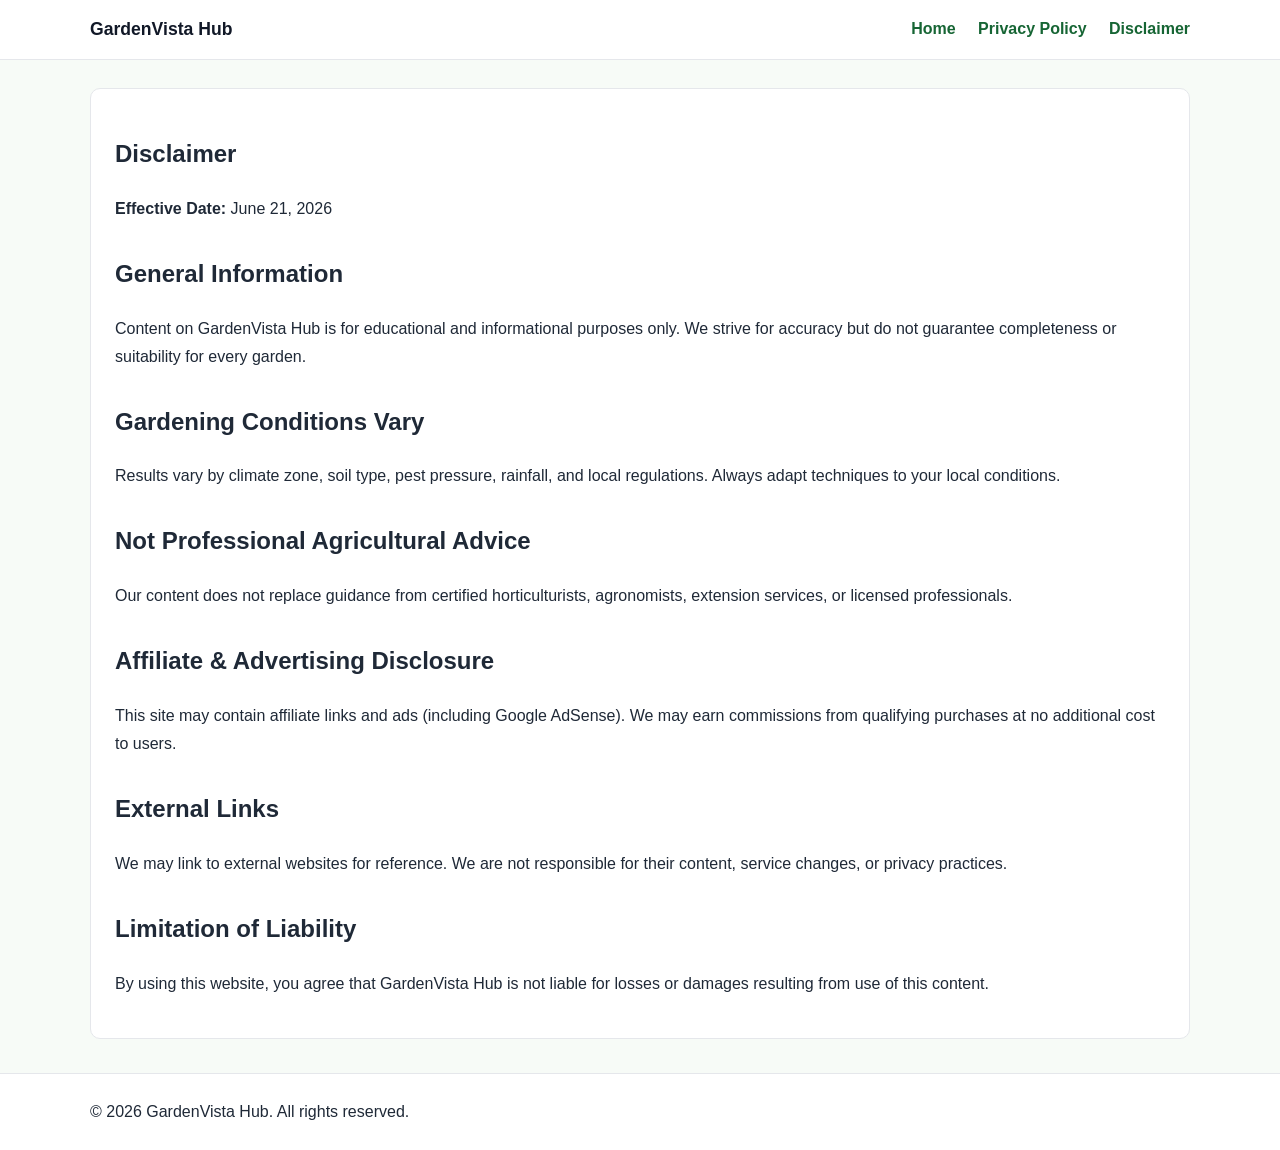
<file: public/disclaimer.html>
<!DOCTYPE html>
<html lang="en">
<head>
  <meta charset="UTF-8" />
  <meta name="viewport" content="width=device-width, initial-scale=1.0" />
  <title>Disclaimer | GardenVista Hub</title>
  <meta name="description" content="Disclaimer for GardenVista Hub." />
  <meta name="robots" content="index, follow" />
  <link rel="canonical" href="https://example.com/disclaimer.html" />
  <link rel="stylesheet" href="style.css" />
</head>
<body>
  <header class="site-header">
    <div class="container header-wrap">
      <a href="index.html" class="logo">GardenVista Hub</a>
      <nav aria-label="Main Navigation">
        <a href="index.html">Home</a>
        <a href="privacy-policy.html">Privacy Policy</a>
        <a href="disclaimer.html">Disclaimer</a>
      </nav>
    </div>
  </header>

  <main class="container">
    <article class="page">
      <h1>Disclaimer</h1>
      <p><strong>Effective Date:</strong> June 21, 2026</p>

      <h2>General Information</h2>
      <p>
        Content on GardenVista Hub is for educational and informational purposes only.
        We strive for accuracy but do not guarantee completeness or suitability for every garden.
      </p>

      <h2>Gardening Conditions Vary</h2>
      <p>
        Results vary by climate zone, soil type, pest pressure, rainfall, and local regulations.
        Always adapt techniques to your local conditions.
      </p>

      <h2>Not Professional Agricultural Advice</h2>
      <p>
        Our content does not replace guidance from certified horticulturists, agronomists,
        extension services, or licensed professionals.
      </p>

      <h2>Affiliate & Advertising Disclosure</h2>
      <p>
        This site may contain affiliate links and ads (including Google AdSense).
        We may earn commissions from qualifying purchases at no additional cost to users.
      </p>

      <h2>External Links</h2>
      <p>
        We may link to external websites for reference. We are not responsible for their content,
        service changes, or privacy practices.
      </p>

      <h2>Limitation of Liability</h2>
      <p>
        By using this website, you agree that GardenVista Hub is not liable for losses or damages
        resulting from use of this content.
      </p>
    </article>
  </main>

  <footer class="site-footer">
    <div class="container">
      <p>© 2026 GardenVista Hub. All rights reserved.</p>
    </div>
  </footer>
</body>
</html>
</file>
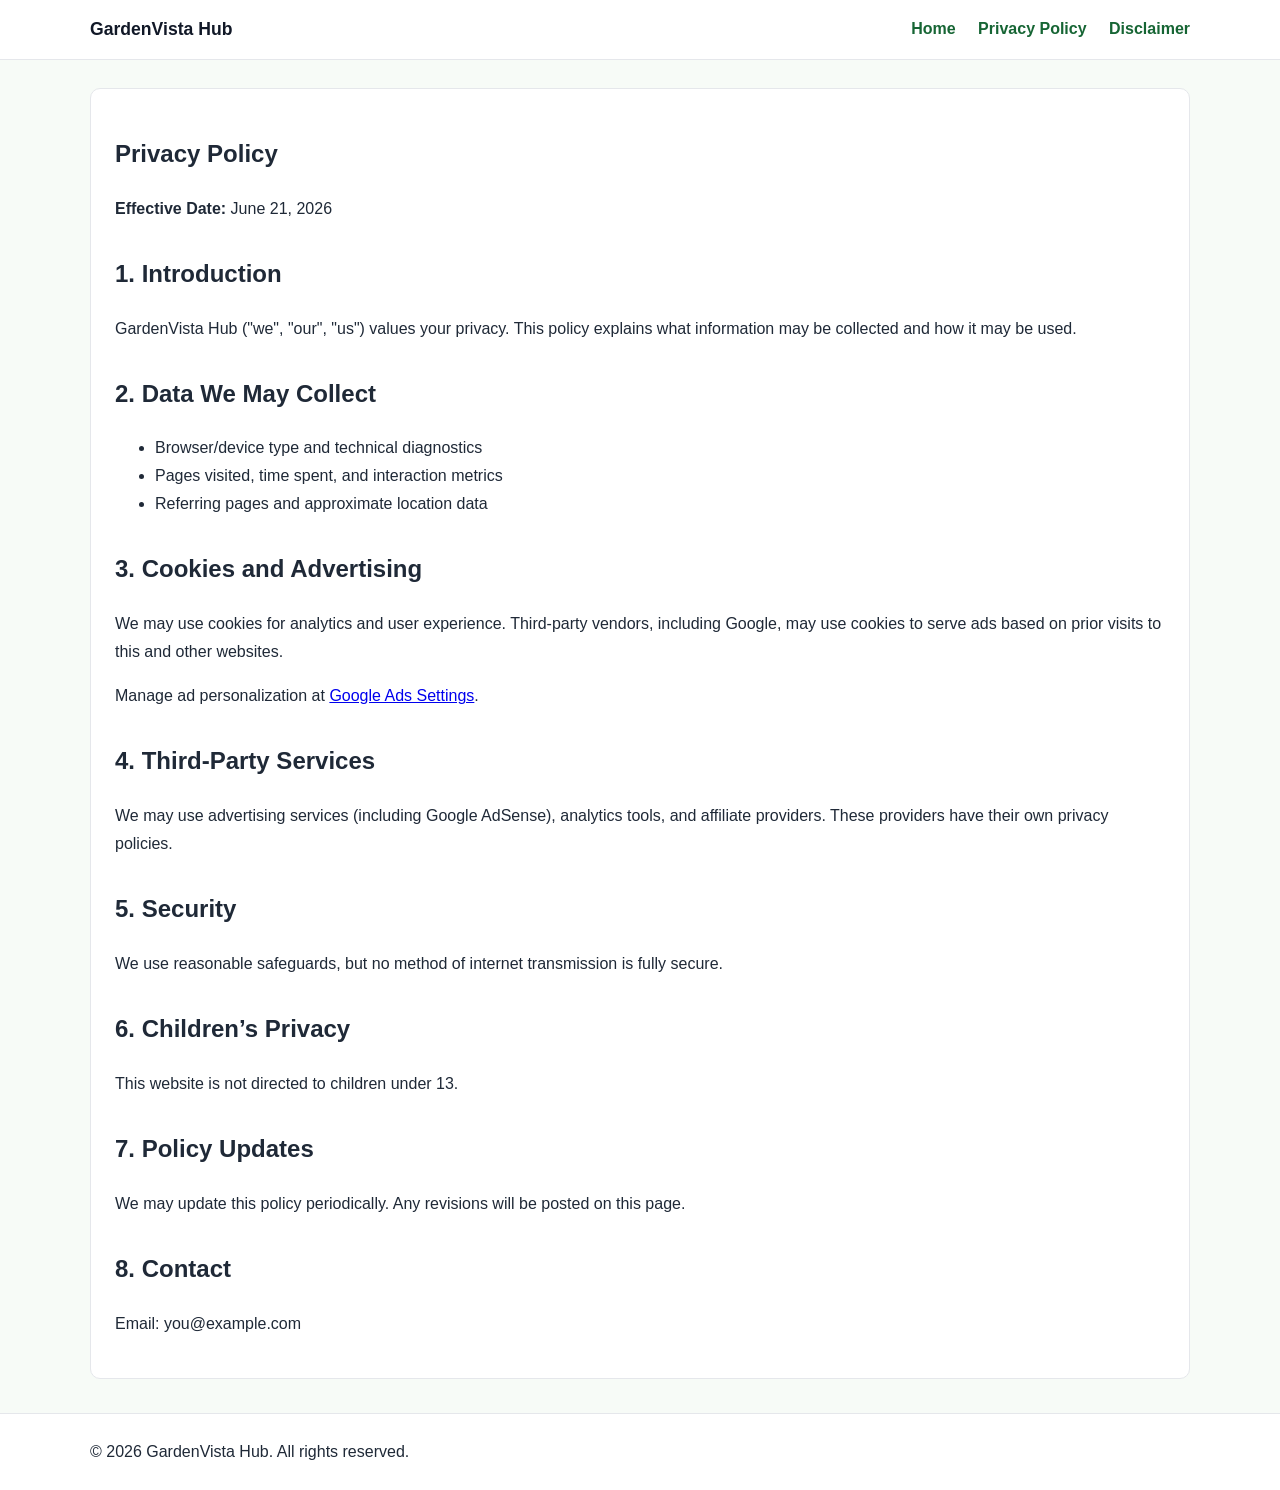
<file: public/privacy-policy.html>
<!DOCTYPE html>
<html lang="en">
<head>
  <meta charset="UTF-8" />
  <meta name="viewport" content="width=device-width, initial-scale=1.0" />
  <title>Privacy Policy | GardenVista Hub</title>
  <meta name="description" content="Privacy Policy for GardenVista Hub." />
  <meta name="robots" content="index, follow" />
  <link rel="canonical" href="https://example.com/privacy-policy.html" />
  <link rel="stylesheet" href="style.css" />
</head>
<body>
  <header class="site-header">
    <div class="container header-wrap">
      <a href="index.html" class="logo">GardenVista Hub</a>
      <nav aria-label="Main Navigation">
        <a href="index.html">Home</a>
        <a href="privacy-policy.html">Privacy Policy</a>
        <a href="disclaimer.html">Disclaimer</a>
      </nav>
    </div>
  </header>

  <main class="container">
    <article class="page">
      <h1>Privacy Policy</h1>
      <p><strong>Effective Date:</strong> June 21, 2026</p>

      <h2>1. Introduction</h2>
      <p>
        GardenVista Hub ("we", "our", "us") values your privacy. This policy explains what information
        may be collected and how it may be used.
      </p>

      <h2>2. Data We May Collect</h2>
      <ul>
        <li>Browser/device type and technical diagnostics</li>
        <li>Pages visited, time spent, and interaction metrics</li>
        <li>Referring pages and approximate location data</li>
      </ul>

      <h2>3. Cookies and Advertising</h2>
      <p>
        We may use cookies for analytics and user experience. Third-party vendors, including Google,
        may use cookies to serve ads based on prior visits to this and other websites.
      </p>
      <p>
        Manage ad personalization at
        <a href="https://www.google.com/settings/ads" target="_blank" rel="nofollow noopener">Google Ads Settings</a>.
      </p>

      <h2>4. Third-Party Services</h2>
      <p>
        We may use advertising services (including Google AdSense), analytics tools, and affiliate providers.
        These providers have their own privacy policies.
      </p>

      <h2>5. Security</h2>
      <p>We use reasonable safeguards, but no method of internet transmission is fully secure.</p>

      <h2>6. Children’s Privacy</h2>
      <p>This website is not directed to children under 13.</p>

      <h2>7. Policy Updates</h2>
      <p>We may update this policy periodically. Any revisions will be posted on this page.</p>

      <h2>8. Contact</h2>
      <p>Email: you@example.com</p>
    </article>
  </main>

  <footer class="site-footer">
    <div class="container">
      <p>© 2026 GardenVista Hub. All rights reserved.</p>
    </div>
  </footer>
</body>
</html>
</file>
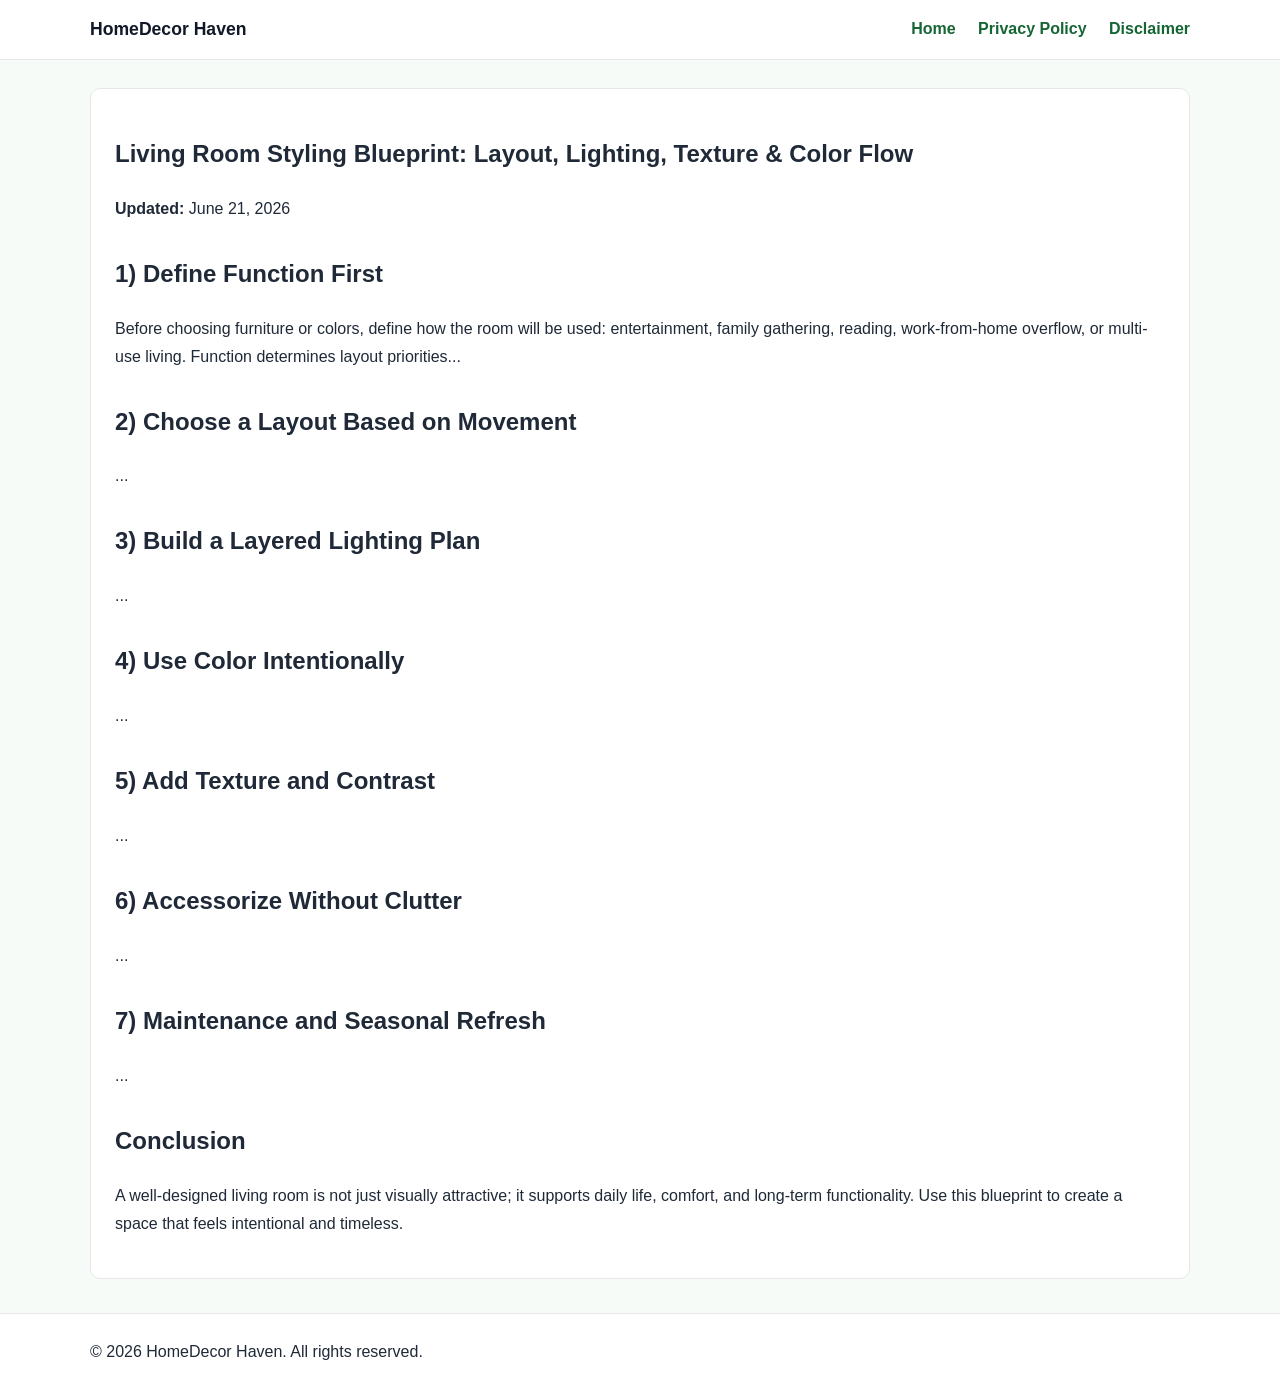
<file: public/articles/living-room-styling-blueprint.html>
<!DOCTYPE html>
<html lang="en">
<head>
  <meta charset="UTF-8" />
  <meta name="viewport" content="width=device-width, initial-scale=1.0" />
  <title>Living Room Styling Blueprint | HomeDecor Haven</title>
  <meta name="description" content="A complete long-form guide to living room styling, furniture layout, lighting layers, color flow, and texture pairing." />
  <meta name="robots" content="index, follow" />
  <link rel="canonical" href="https://example.com/articles/living-room-styling-blueprint.html" />
  <link rel="stylesheet" href="../style.css" />
</head>
<body>
  <header class="site-header">
    <div class="container header-wrap">
      <a class="logo" href="../index.html">HomeDecor Haven</a>
      <nav aria-label="Main Navigation">
        <a href="../index.html">Home</a>
        <a href="../privacy-policy.html">Privacy Policy</a>
        <a href="../disclaimer.html">Disclaimer</a>
      </nav>
    </div>
  </header>

  <main class="container">
    <article class="page">
      <h1>Living Room Styling Blueprint: Layout, Lighting, Texture & Color Flow</h1>
      <p><strong>Updated:</strong> June 21, 2026</p>

      <h2>1) Define Function First</h2>
      <p>
        Before choosing furniture or colors, define how the room will be used: entertainment, family gathering,
        reading, work-from-home overflow, or multi-use living. Function determines layout priorities...
      </p>

      <h2>2) Choose a Layout Based on Movement</h2>
      <p>...</p>

      <h2>3) Build a Layered Lighting Plan</h2>
      <p>...</p>

      <h2>4) Use Color Intentionally</h2>
      <p>...</p>

      <h2>5) Add Texture and Contrast</h2>
      <p>...</p>

      <h2>6) Accessorize Without Clutter</h2>
      <p>...</p>

      <h2>7) Maintenance and Seasonal Refresh</h2>
      <p>...</p>

      <h2>Conclusion</h2>
      <p>
        A well-designed living room is not just visually attractive; it supports daily life, comfort,
        and long-term functionality. Use this blueprint to create a space that feels intentional and timeless.
      </p>
    </article>
  </main>

  <footer class="site-footer">
    <div class="container">
      <p>© 2026 HomeDecor Haven. All rights reserved.</p>
    </div>
  </footer>
</body>
</html>
</file>
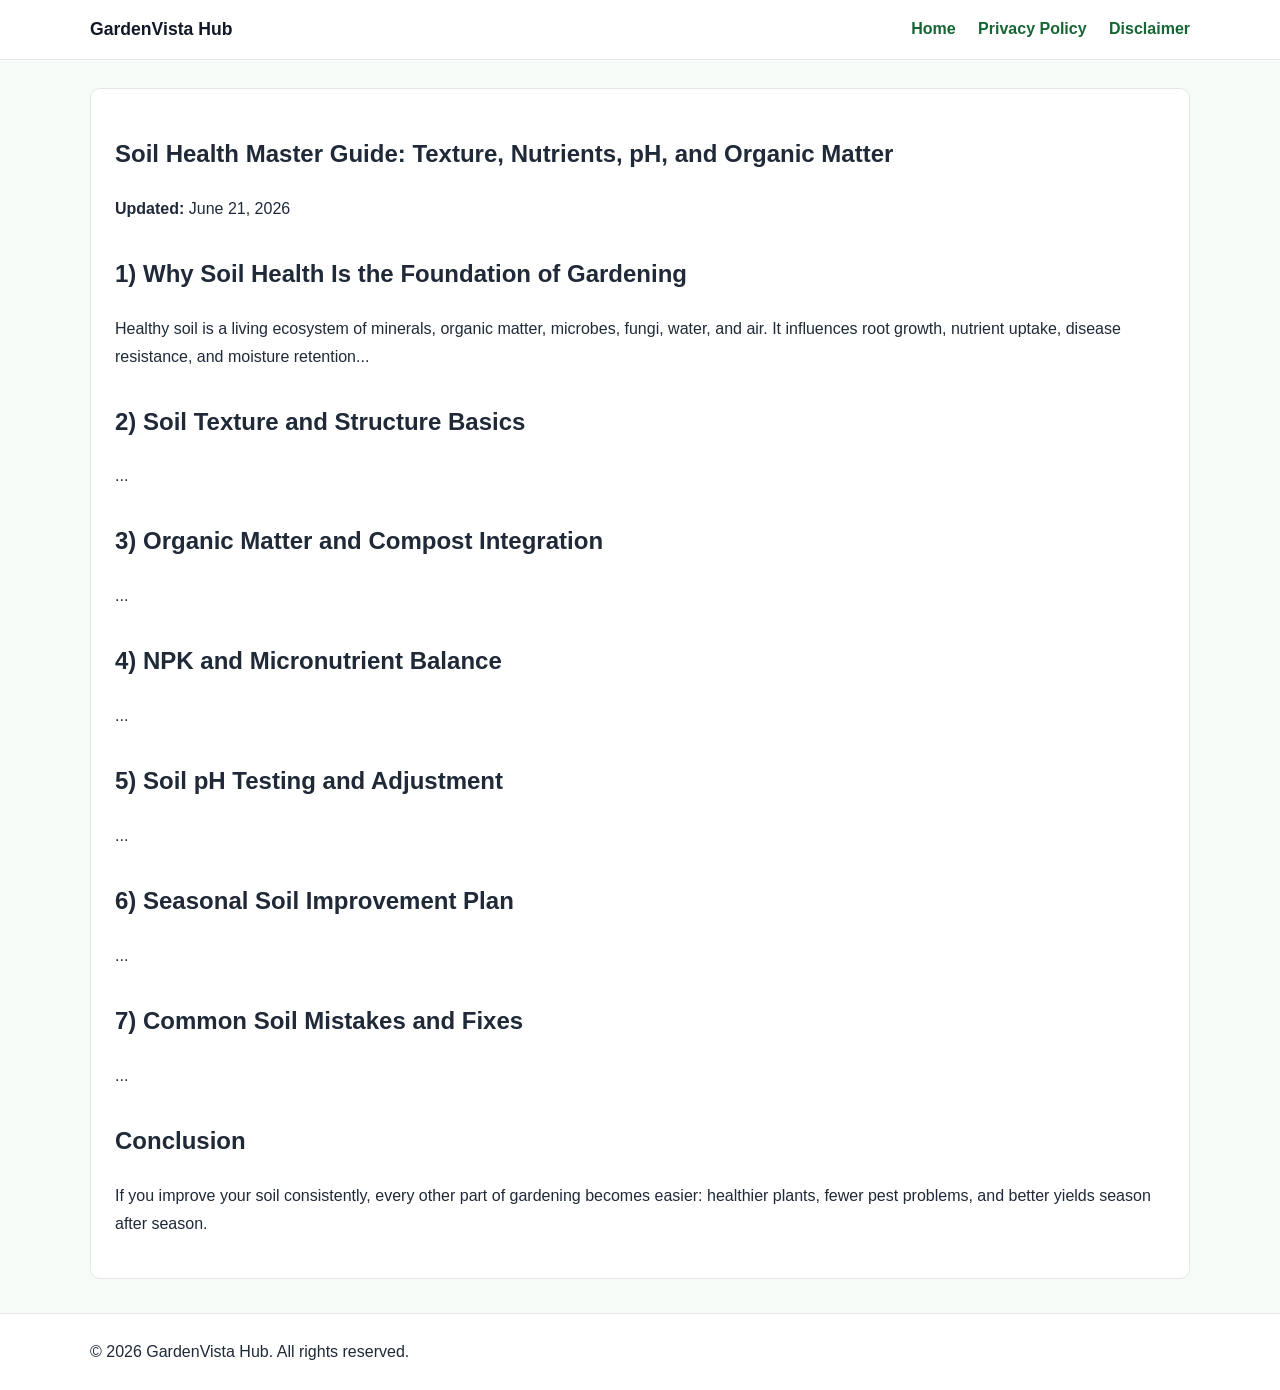
<file: public/articles/soil-health-master-guide.html>
<!DOCTYPE html>
<html lang="en">
<head>
  <meta charset="UTF-8" />
  <meta name="viewport" content="width=device-width, initial-scale=1.0" />
  <title>Soil Health Master Guide | GardenVista Hub</title>
  <meta name="description" content="A complete long-form gardening guide to soil texture, nutrients, pH management, compost systems, and long-term fertility improvement." />
  <meta name="robots" content="index, follow" />
  <link rel="canonical" href="https://example.com/articles/soil-health-master-guide.html" />
  <link rel="stylesheet" href="../style.css" />
</head>
<body>
  <header class="site-header">
    <div class="container header-wrap">
      <a href="../index.html" class="logo">GardenVista Hub</a>
      <nav aria-label="Main Navigation">
        <a href="../index.html">Home</a>
        <a href="../privacy-policy.html">Privacy Policy</a>
        <a href="../disclaimer.html">Disclaimer</a>
      </nav>
    </div>
  </header>

  <main class="container">
    <article class="page">
      <h1>Soil Health Master Guide: Texture, Nutrients, pH, and Organic Matter</h1>
      <p><strong>Updated:</strong> June 21, 2026</p>

      <h2>1) Why Soil Health Is the Foundation of Gardening</h2>
      <p>
        Healthy soil is a living ecosystem of minerals, organic matter, microbes, fungi, water, and air.
        It influences root growth, nutrient uptake, disease resistance, and moisture retention...
      </p>

      <h2>2) Soil Texture and Structure Basics</h2>
      <p>...</p>

      <h2>3) Organic Matter and Compost Integration</h2>
      <p>...</p>

      <h2>4) NPK and Micronutrient Balance</h2>
      <p>...</p>

      <h2>5) Soil pH Testing and Adjustment</h2>
      <p>...</p>

      <h2>6) Seasonal Soil Improvement Plan</h2>
      <p>...</p>

      <h2>7) Common Soil Mistakes and Fixes</h2>
      <p>...</p>

      <h2>Conclusion</h2>
      <p>
        If you improve your soil consistently, every other part of gardening becomes easier:
        healthier plants, fewer pest problems, and better yields season after season.
      </p>
    </article>
  </main>

  <footer class="site-footer">
    <div class="container">
      <p>© 2026 GardenVista Hub. All rights reserved.</p>
    </div>
  </footer>
</body>
</html>
</file>
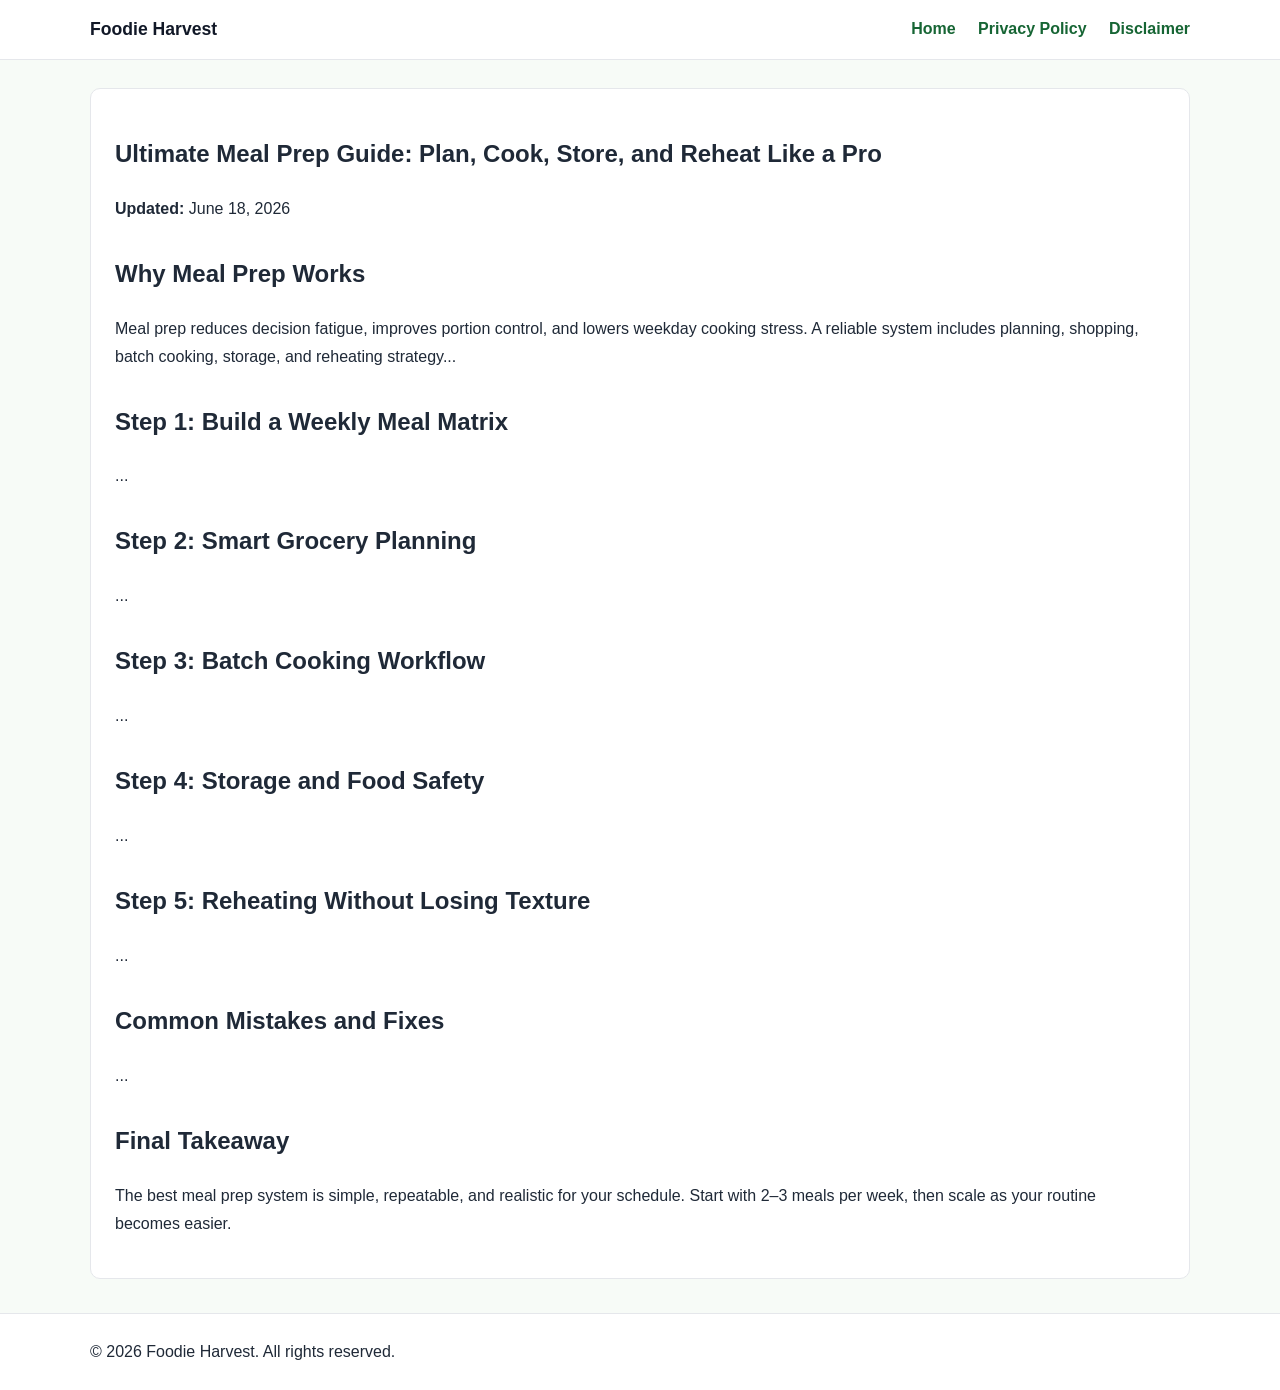
<file: public/articles/ultimate-meal-prep-guide.html>
<!DOCTYPE html>
<html lang="en">
<head>
  <meta charset="UTF-8" />
  <meta name="viewport" content="width=device-width, initial-scale=1.0" />
  <title>Ultimate Meal Prep Guide | Foodie Harvest</title>
  <meta name="description" content="A complete long-form meal prep guide covering planning, batch cooking, storage safety, reheating, and weekly execution." />
  <meta name="robots" content="index, follow" />
  <link rel="canonical" href="https://example.com/articles/ultimate-meal-prep-guide.html" />
  <link rel="stylesheet" href="../style.css" />
</head>
<body>
  <header class="site-header">
    <div class="container header-wrap">
      <a class="logo" href="../index.html">Foodie Harvest</a>
      <nav aria-label="Main Navigation">
        <a href="../index.html">Home</a>
        <a href="../privacy-policy.html">Privacy Policy</a>
        <a href="../disclaimer.html">Disclaimer</a>
      </nav>
    </div>
  </header>

  <main class="container">
    <article class="page">
      <h1>Ultimate Meal Prep Guide: Plan, Cook, Store, and Reheat Like a Pro</h1>
      <p><strong>Updated:</strong> June 18, 2026</p>

      <h2>Why Meal Prep Works</h2>
      <p>
        Meal prep reduces decision fatigue, improves portion control, and lowers weekday cooking stress.
        A reliable system includes planning, shopping, batch cooking, storage, and reheating strategy...
      </p>

      <h2>Step 1: Build a Weekly Meal Matrix</h2>
      <p>...</p>

      <h2>Step 2: Smart Grocery Planning</h2>
      <p>...</p>

      <h2>Step 3: Batch Cooking Workflow</h2>
      <p>...</p>

      <h2>Step 4: Storage and Food Safety</h2>
      <p>...</p>

      <h2>Step 5: Reheating Without Losing Texture</h2>
      <p>...</p>

      <h2>Common Mistakes and Fixes</h2>
      <p>...</p>

      <h2>Final Takeaway</h2>
      <p>
        The best meal prep system is simple, repeatable, and realistic for your schedule.
        Start with 2–3 meals per week, then scale as your routine becomes easier.
      </p>
    </article>
  </main>

  <footer class="site-footer">
    <div class="container">
      <p>© 2026 Foodie Harvest. All rights reserved.</p>
    </div>
  </footer>
</body>
</html>
</file>
<file: public/style.css>
:root{
  --bg:#f7fbf7;
  --surface:#ffffff;
  --text:#1f2937;
  --muted:#6b7280;
  --accent:#166534;
  --border:#e5e7eb;
}

*{box-sizing:border-box}
html,body{margin:0;padding:0}

body{
  font-family: Arial, Helvetica, sans-serif;
  color:var(--text);
  background:var(--bg);
  line-height:1.75;
}

.container{
  width:min(1100px,92%);
  margin:0 auto;
}

.site-header{
  background:#fff;
  border-bottom:1px solid var(--border);
}
.header-wrap{
  display:flex;
  align-items:center;
  justify-content:space-between;
  padding:14px 0;
}

.logo{
  text-decoration:none;
  color:#111827;
  font-weight:700;
  font-size:1.1rem;
}

nav a{
  text-decoration:none;
  color:var(--accent);
  font-weight:600;
  margin-left:18px;
}
nav a:hover{ text-decoration:underline; }

.hero{
  padding:34px 0 8px;
}
.hero h1{
  margin:0 0 10px;
  line-height:1.2;
}
.hero p{
  margin:0;
  color:var(--muted);
}

h2{ margin-top:30px; }

.grid{
  display:grid;
  grid-template-columns:repeat(auto-fit,minmax(260px,1fr));
  gap:16px;
}

.card{
  background:var(--surface);
  border:1px solid var(--border);
  border-radius:10px;
  padding:16px;
}
.card h3{
  margin-top:0;
  line-height:1.35;
}
.card a{
  color:#111827;
  text-decoration:none;
}
.card a:hover{
  color:var(--accent);
  text-decoration:underline;
}

.trust-box ul{
  background:var(--surface);
  border:1px solid var(--border);
  border-radius:10px;
  padding:16px 24px;
}

.page{
  margin-top:28px;
  background:var(--surface);
  border:1px solid var(--border);
  border-radius:10px;
  padding:24px;
}

.site-footer{
  margin-top:34px;
  border-top:1px solid var(--border);
  background:#fff;
}
.site-footer .container{ padding:18px 0; }
.site-footer p{ margin:6px 0; }
.site-footer a{
  color:var(--accent);
  text-decoration:none;
}
.site-footer a:hover{ text-decoration:underline; }
</file>
